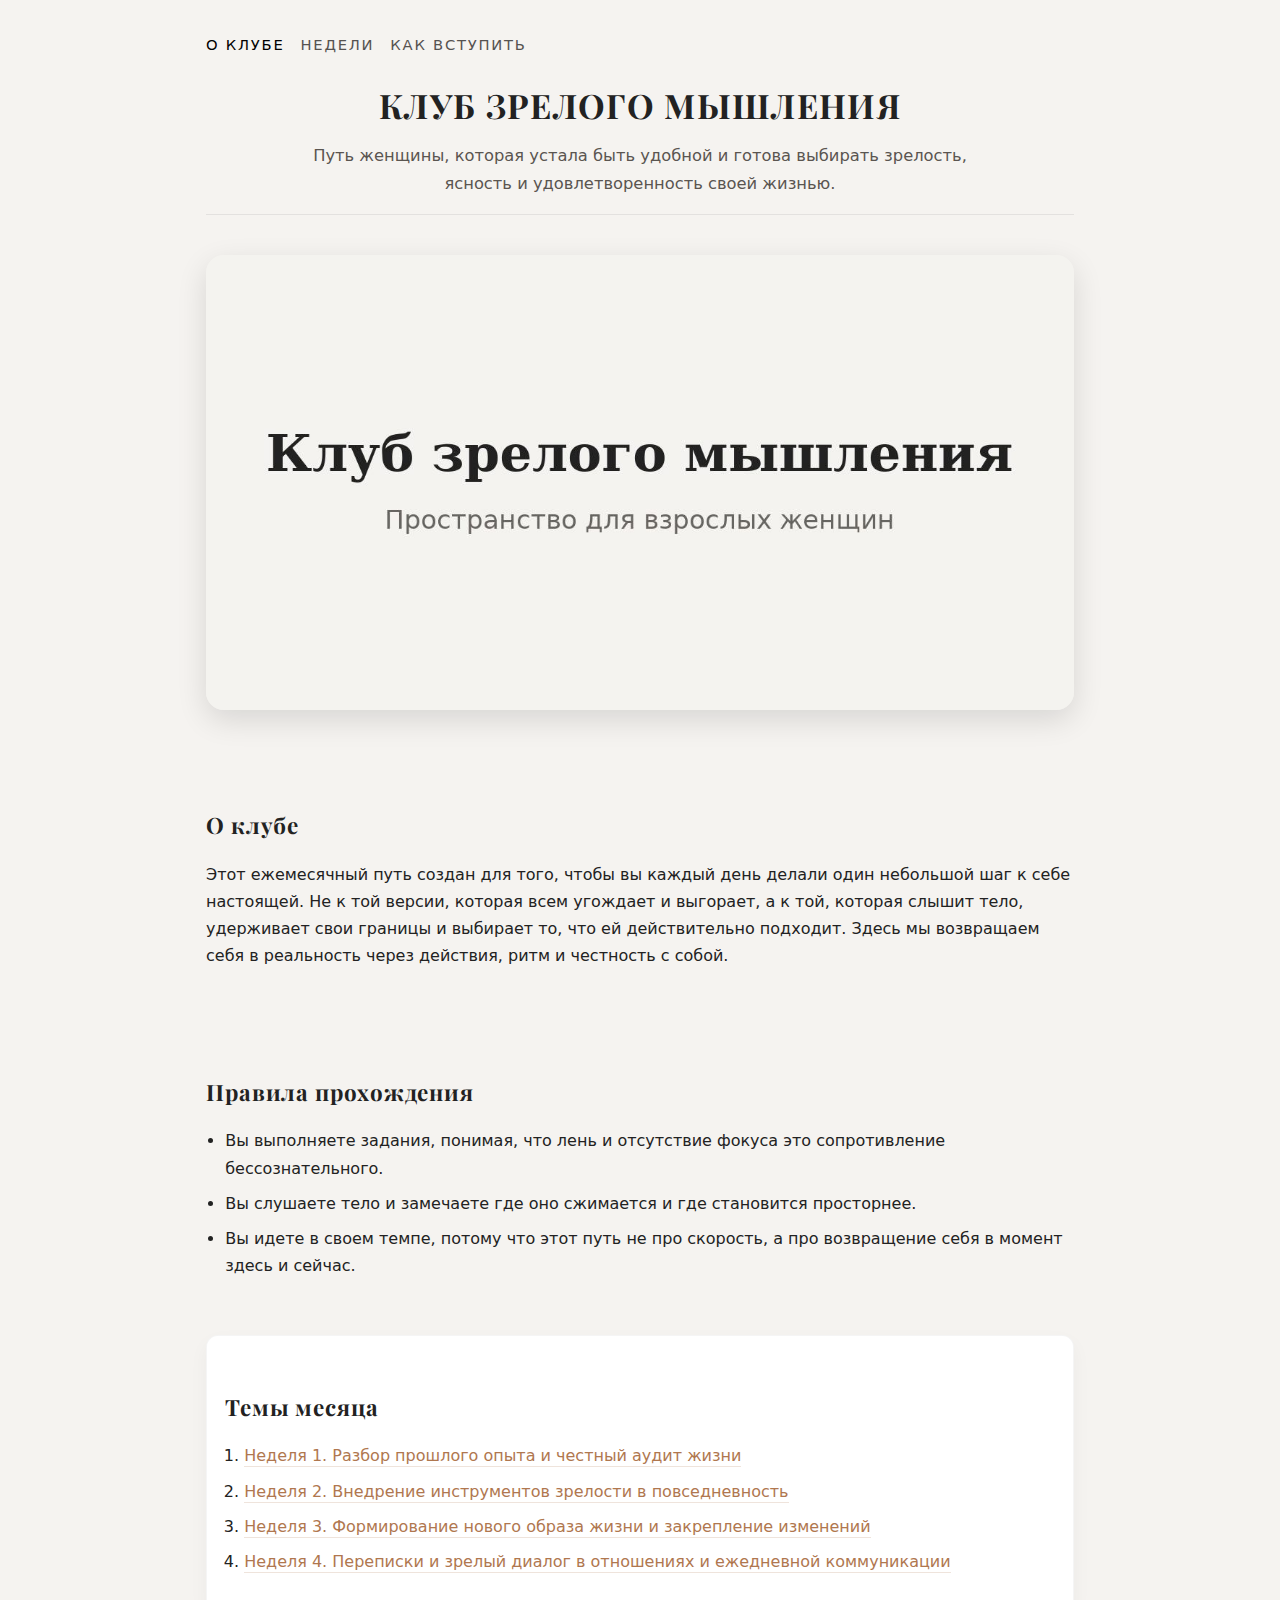
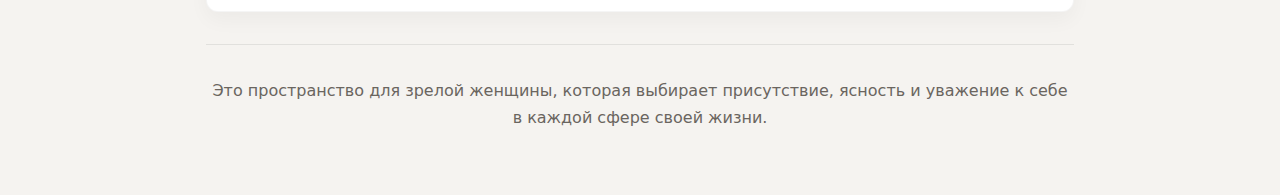
<file: index.html>
<!DOCTYPE html>
<html lang="ru">
<head>
  <meta charset="UTF-8">
  <title>КЛУБ «Зрелого мышления»</title>
  <link rel="preconnect" href="https://fonts.googleapis.com">
  <link rel="preconnect" href="https://fonts.gstatic.com" crossorigin>
  <link href="https://fonts.googleapis.com/css2?family=Playfair+Display:wght@500;600&display=swap" rel="stylesheet">
  <link rel="stylesheet" href="style.css">
</head>
<body>
  <div class="container">

    <nav class="top-nav">
      <a href="index.html" class="active">О клубе</a>
      <a href="week1.html">Недели</a>
      <a href="join.html">Как вступить</a>
    </nav>

    <header>
      <h1>Клуб зрелого мышления</h1>
      <p class="subtitle">
        Путь женщины, которая устала быть удобной и готова выбирать зрелость, ясность и удовлетворенность своей жизнью.
      </p>
    </header>

    <main>

      <section class="cover">
        <img src="cover-club.jpg" alt="Клуб зрелого мышления — обложка">
      </section>

      <section>
        <h2>О клубе</h2>
        <p>
          Этот ежемесячный путь создан для того, чтобы вы каждый день делали один небольшой шаг к себе настоящей.
          Не к той версии, которая всем угождает и выгорает, а к той, которая слышит тело, удерживает свои границы
          и выбирает то, что ей действительно подходит. Здесь мы возвращаем себя в реальность через действия,
          ритм и честность с собой.
        </p>
      </section>

      <section>
        <h2>Правила прохождения</h2>
        <ul>
          <li>Вы выполняете задания, понимая, что лень и отсутствие фокуса это сопротивление бессознательного.</li>
          <li>Вы слушаете тело и замечаете где оно сжимается и где становится просторнее.</li>
          <li>Вы идете в своем темпе, потому что этот путь не про скорость, а про возвращение себя в момент здесь и сейчас.</li>
        </ul>
      </section>

      <section class="topics">
        <h2>Темы месяца</h2>
        <ol>
          <li><a href="week1.html">Неделя 1. Разбор прошлого опыта и честный аудит жизни</a></li>
          <li><a href="week2.html">Неделя 2. Внедрение инструментов зрелости в повседневность</a></li>
          <li><a href="week3.html">Неделя 3. Формирование нового образа жизни и закрепление изменений</a></li>
          <li><a href="week4.html">Неделя 4. Переписки и зрелый диалог в отношениях и ежедневной коммуникации</a></li>
        </ol>
      </section>

    </main>

    <footer>
      <p>
        Это пространство для зрелой женщины, которая выбирает присутствие, ясность и уважение к себе в каждой сфере своей жизни.
      </p>
    </footer>
  </div>
</body>
</html>
</file>
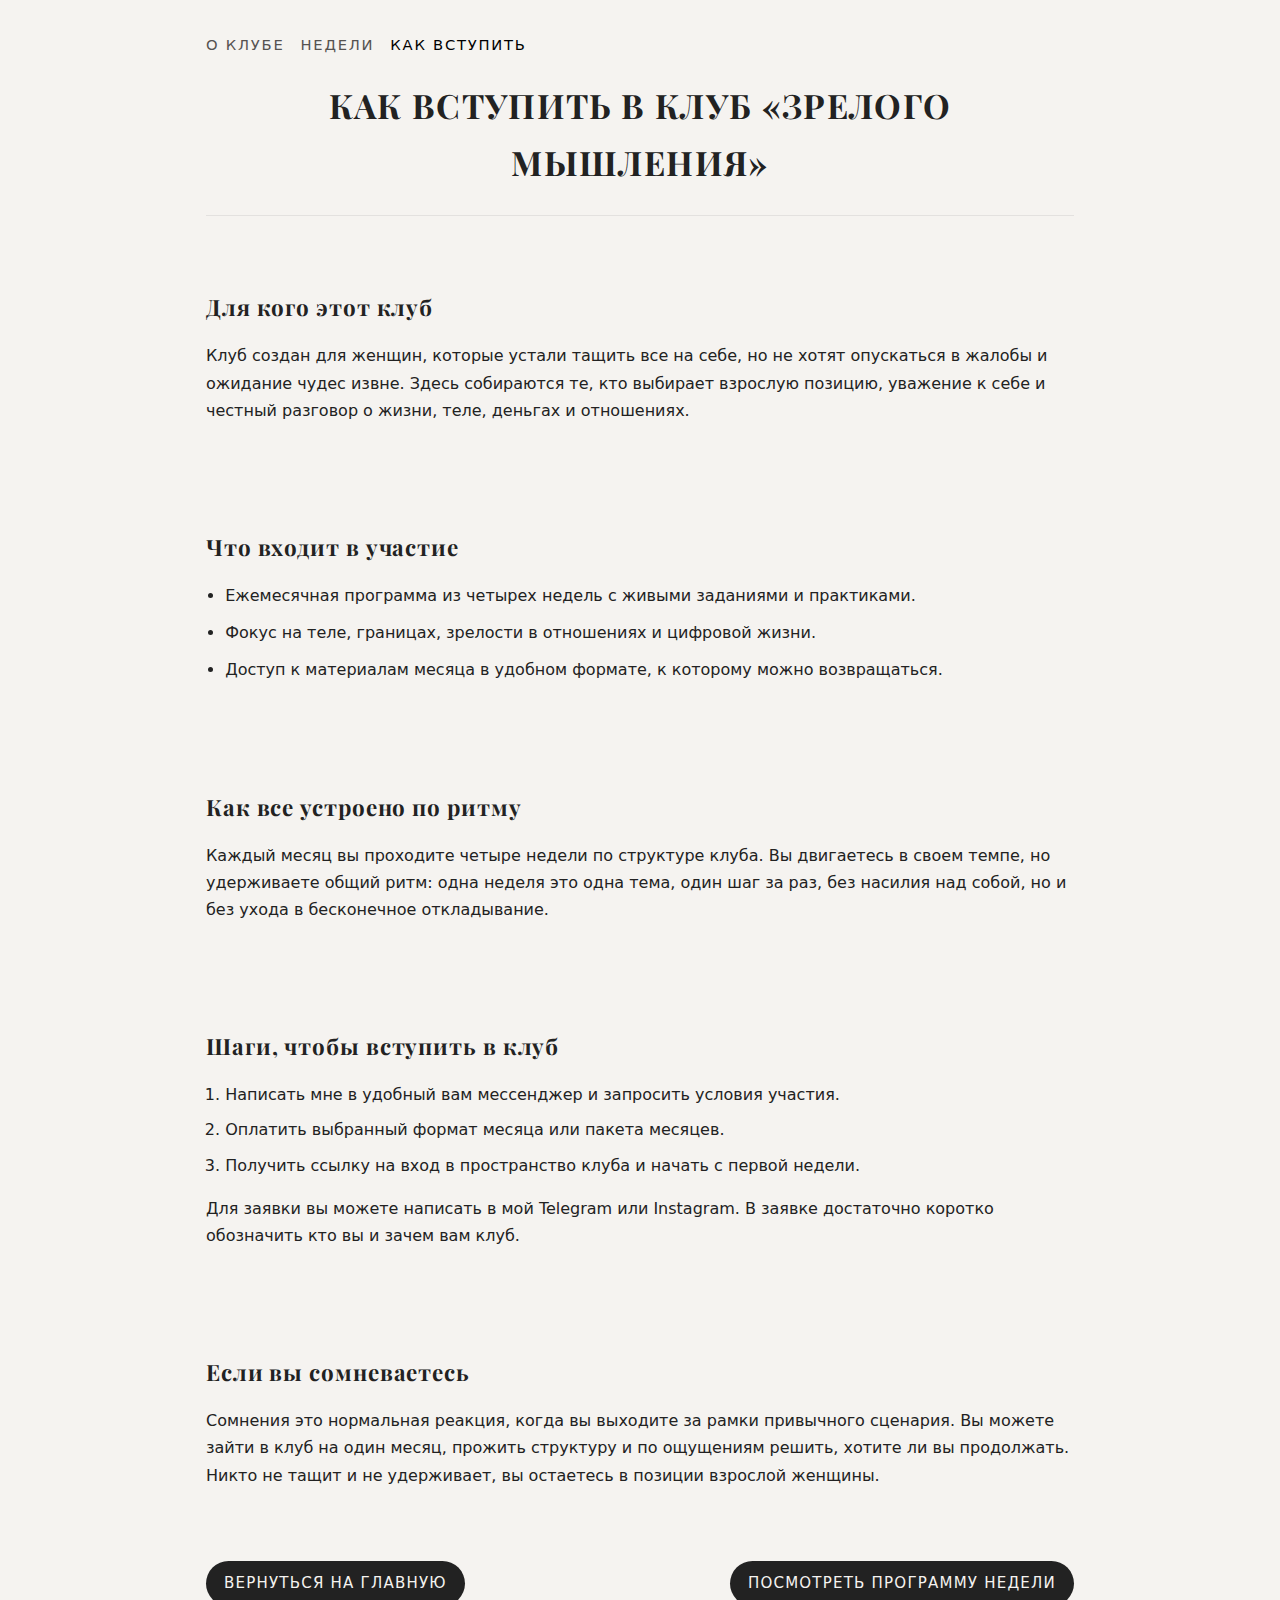
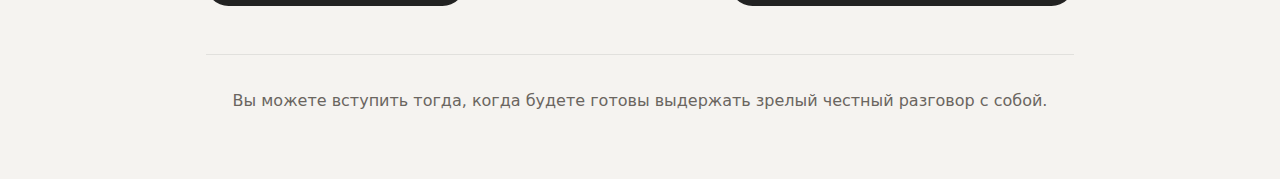
<file: join.html>
<!DOCTYPE html>
<html lang="ru">
<head>
  <meta charset="UTF-8">
  <title>Как вступить в клуб «Зрелого мышления»</title>
  <link rel="preconnect" href="https://fonts.googleapis.com">
  <link rel="preconnect" href="https://fonts.gstatic.com" crossorigin>
  <link href="https://fonts.googleapis.com/css2?family=Playfair+Display:wght@500;600&display=swap" rel="stylesheet">
  <link rel="stylesheet" href="style.css">
</head>
<body>
  <div class="container">

    <nav class="top-nav">
      <a href="index.html">О клубе</a>
      <a href="week1.html">Недели</a>
      <a href="join.html" class="active">Как вступить</a>
    </nav>

    <header>
      <h1>Как вступить в клуб «Зрелого мышления»</h1>
    </header>

    <main>
      <section>
        <h2>Для кого этот клуб</h2>
        <p>
          Клуб создан для женщин, которые устали тащить все на себе,
          но не хотят опускаться в жалобы и ожидание чудес извне.
          Здесь собираются те, кто выбирает взрослую позицию,
          уважение к себе и честный разговор о жизни, теле, деньгах и отношениях.
        </p>
      </section>

      <section>
        <h2>Что входит в участие</h2>
        <ul class="tasks-list">
          <li>Ежемесячная программа из четырех недель с живыми заданиями и практиками.</li>
          <li>Фокус на теле, границах, зрелости в отношениях и цифровой жизни.</li>
          <li>Доступ к материалам месяца в удобном формате, к которому можно возвращаться.</li>
        </ul>
      </section>

      <section>
        <h2>Как все устроено по ритму</h2>
        <p>
          Каждый месяц вы проходите четыре недели по структуре клуба.
          Вы двигаетесь в своем темпе, но удерживаете общий ритм:
          одна неделя это одна тема, один шаг за раз, без насилия над собой,
          но и без ухода в бесконечное откладывание.
        </p>
      </section>

      <section>
        <h2>Шаги, чтобы вступить в клуб</h2>
        <ol>
          <li>Написать мне в удобный вам мессенджер и запросить условия участия.</li>
          <li>Оплатить выбранный формат месяца или пакета месяцев.</li>
          <li>Получить ссылку на вход в пространство клуба и начать с первой недели.</li>
        </ol>
        <p>
          Для заявки вы можете написать в мой Telegram или Instagram.
          В заявке достаточно коротко обозначить кто вы и зачем вам клуб.
        </p>
      </section>

      <section>
        <h2>Если вы сомневаетесь</h2>
        <p>
          Сомнения это нормальная реакция, когда вы выходите за рамки привычного сценария.
          Вы можете зайти в клуб на один месяц, прожить структуру и по ощущениям решить,
          хотите ли вы продолжать. Никто не тащит и не удерживает, вы остаетесь в позиции взрослой женщины.
        </p>
      </section>

      <section class="nav-buttons">
        <a href="index.html">Вернуться на главную</a>
        <a href="week1.html">Посмотреть программу недели</a>
      </section>
    </main>

    <footer>
      <p>Вы можете вступить тогда, когда будете готовы выдержать зрелый честный разговор с собой.</p>
    </footer>

  </div>
</body>
</html>
</file>
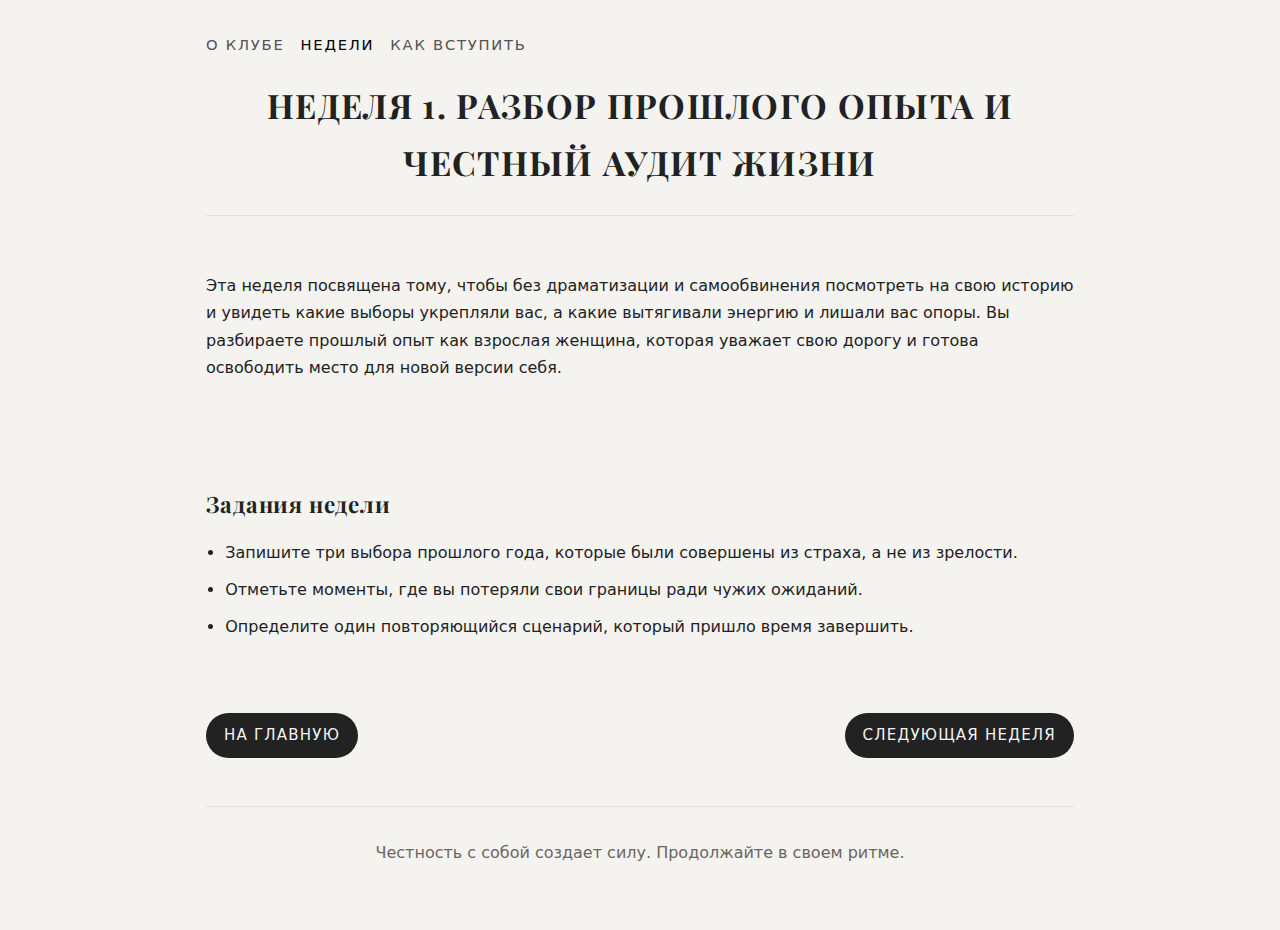
<file: week1.html>
<!DOCTYPE html>
<html lang="ru">
<head>
  <meta charset="UTF-8">
  <title>Неделя 1 — Разбор прошлого опыта</title>
  <link rel="preconnect" href="https://fonts.googleapis.com">
  <link rel="preconnect" href="https://fonts.gstatic.com" crossorigin>
  <link href="https://fonts.googleapis.com/css2?family=Playfair+Display:wght@500;600&display=swap" rel="stylesheet">
  <link rel="stylesheet" href="style.css">
</head>
<body>
  <div class="container">

    <nav class="top-nav">
      <a href="index.html">О клубе</a>
      <a href="week1.html" class="active">Недели</a>
      <a href="join.html">Как вступить</a>
    </nav>

    <header>
      <h1>Неделя 1. Разбор прошлого опыта и честный аудит жизни</h1>
    </header>

    <main>
      <section>
        <p>
          Эта неделя посвящена тому, чтобы без драматизации и самообвинения посмотреть на свою историю
          и увидеть какие выборы укрепляли вас, а какие вытягивали энергию и лишали вас опоры.
          Вы разбираете прошлый опыт как взрослая женщина, которая уважает свою дорогу
          и готова освободить место для новой версии себя.
        </p>
      </section>

      <section>
        <h2>Задания недели</h2>
        <ul class="tasks-list">
          <li>Запишите три выбора прошлого года, которые были совершены из страха, а не из зрелости.</li>
          <li>Отметьте моменты, где вы потеряли свои границы ради чужих ожиданий.</li>
          <li>Определите один повторяющийся сценарий, который пришло время завершить.</li>
        </ul>
      </section>

      <section class="nav-buttons">
        <a href="index.html">На главную</a>
        <a href="week2.html">Следующая неделя</a>
      </section>
    </main>

    <footer>
      <p>Честность с собой создает силу. Продолжайте в своем ритме.</p>
    </footer>
  </div>
</body>
</html>
</file>
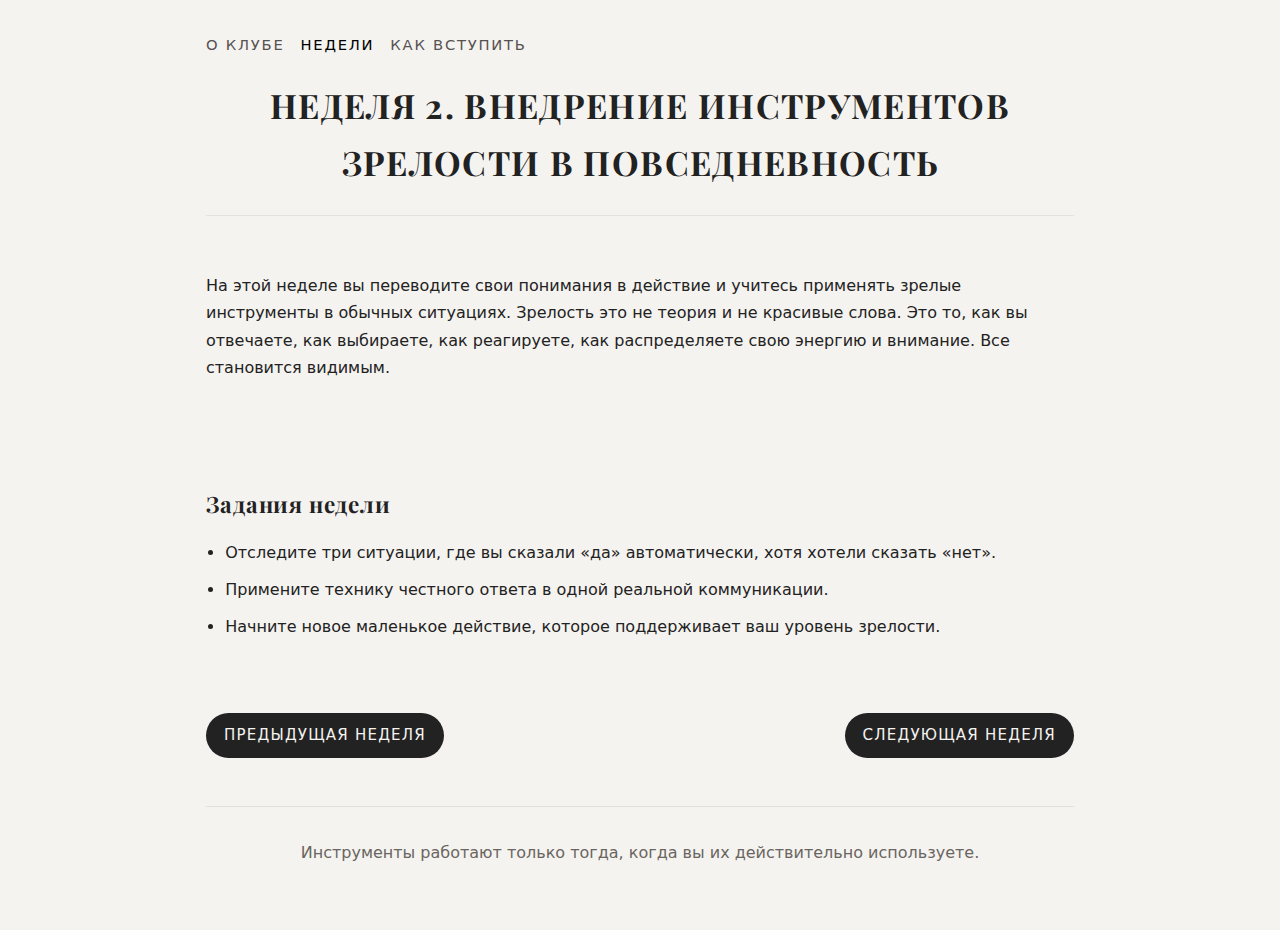
<file: week2.html>
<!DOCTYPE html>
<html lang="ru">
<head>
  <meta charset="UTF-8">
  <title>Неделя 2 — Инструменты зрелости</title>
  <link rel="preconnect" href="https://fonts.googleapis.com">
  <link rel="preconnect" href="https://fonts.gstatic.com" crossorigin>
  <link href="https://fonts.googleapis.com/css2?family=Playfair+Display:wght@500;600&display=swap" rel="stylesheet">
  <link rel="stylesheet" href="style.css">
</head>
<body>
  <div class="container">

    <nav class="top-nav">
      <a href="index.html">О клубе</a>
      <a href="week1.html" class="active">Недели</a>
      <a href="join.html">Как вступить</a>
    </nav>

    <header>
      <h1>Неделя 2. Внедрение инструментов зрелости в повседневность</h1>
    </header>

    <main>
      <section>
        <p>
          На этой неделе вы переводите свои понимания в действие и учитесь применять зрелые инструменты
          в обычных ситуациях. Зрелость это не теория и не красивые слова.
          Это то, как вы отвечаете, как выбираете, как реагируете,
          как распределяете свою энергию и внимание. Все становится видимым.
        </p>
      </section>

      <section>
        <h2>Задания недели</h2>
        <ul class="tasks-list">
          <li>Отследите три ситуации, где вы сказали «да» автоматически, хотя хотели сказать «нет».</li>
          <li>Примените технику честного ответа в одной реальной коммуникации.</li>
          <li>Начните новое маленькое действие, которое поддерживает ваш уровень зрелости.</li>
        </ul>
      </section>

      <section class="nav-buttons">
        <a href="week1.html">Предыдущая неделя</a>
        <a href="week3.html">Следующая неделя</a>
      </section>
    </main>

    <footer>
      <p>Инструменты работают только тогда, когда вы их действительно используете.</p>
    </footer>
  </div>
</body>
</html>
</file>
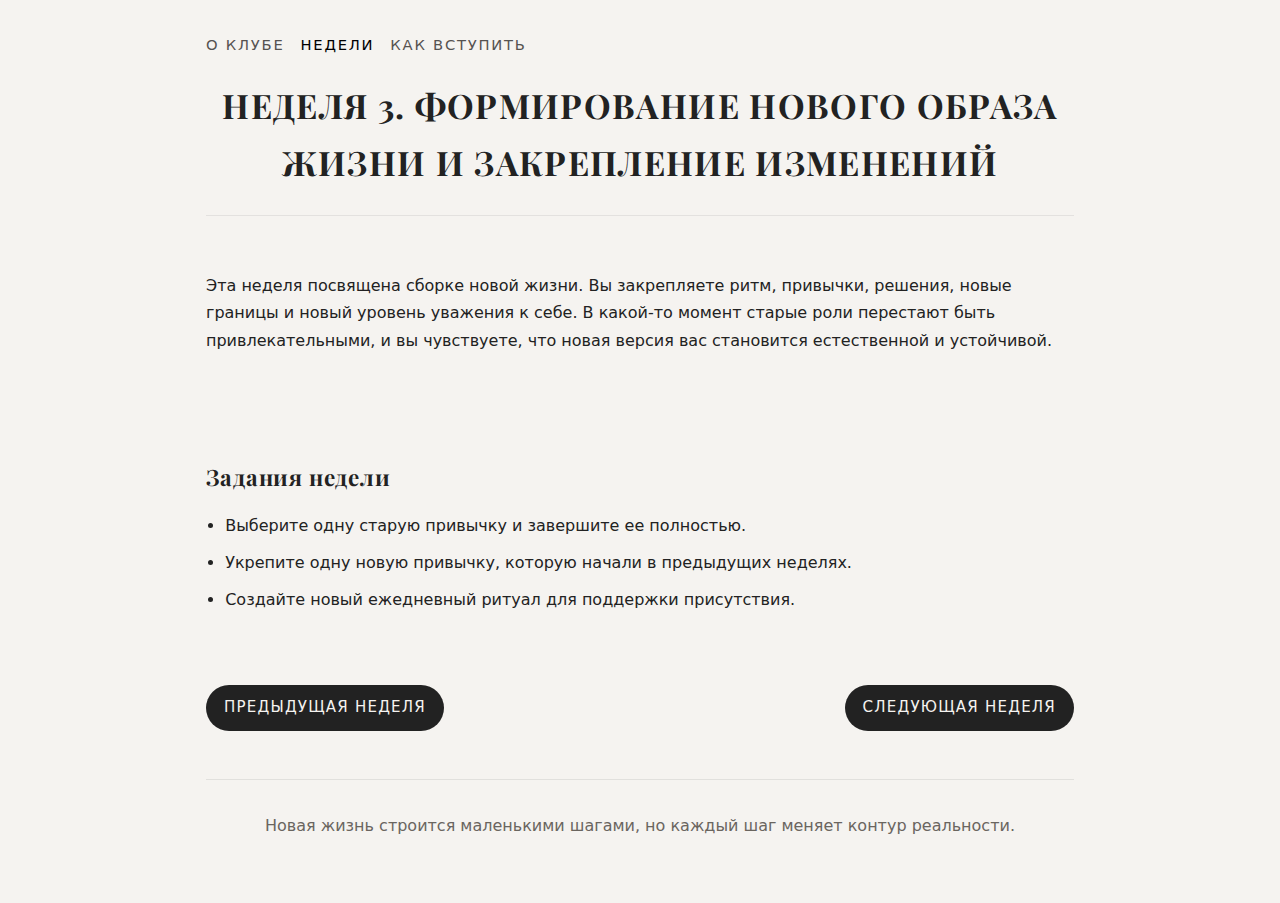
<file: week3.html>
<!DOCTYPE html>
<html lang="ru">
<head>
  <meta charset="UTF-8">
  <title>Неделя 3 — Новый образ жизни</title>
  <link rel="preconnect" href="https://fonts.googleapis.com">
  <link rel="preconnect" href="https://fonts.gstatic.com" crossorigin>
  <link href="https://fonts.googleapis.com/css2?family=Playfair+Display:wght@500;600&display=swap" rel="stylesheet">
  <link rel="stylesheet" href="style.css">
</head>
<body>
  <div class="container">

    <nav class="top-nav">
      <a href="index.html">О клубе</a>
      <a href="week1.html" class="active">Недели</a>
      <a href="join.html">Как вступить</a>
    </nav>

    <header>
      <h1>Неделя 3. Формирование нового образа жизни и закрепление изменений</h1>
    </header>

    <main>
      <section>
        <p>
          Эта неделя посвящена сборке новой жизни. Вы закрепляете ритм, привычки, решения,
          новые границы и новый уровень уважения к себе.
          В какой-то момент старые роли перестают быть привлекательными,
          и вы чувствуете, что новая версия вас становится естественной и устойчивой.
        </p>
      </section>

      <section>
        <h2>Задания недели</h2>
        <ul class="tasks-list">
          <li>Выберите одну старую привычку и завершите ее полностью.</li>
          <li>Укрепите одну новую привычку, которую начали в предыдущих неделях.</li>
          <li>Создайте новый ежедневный ритуал для поддержки присутствия.</li>
        </ul>
      </section>

      <section class="nav-buttons">
        <a href="week2.html">Предыдущая неделя</a>
        <a href="week4.html">Следующая неделя</a>
      </section>
    </main>

    <footer>
      <p>Новая жизнь строится маленькими шагами, но каждый шаг меняет контур реальности.</p>
    </footer>
  </div>
</body>
</html>
</file>
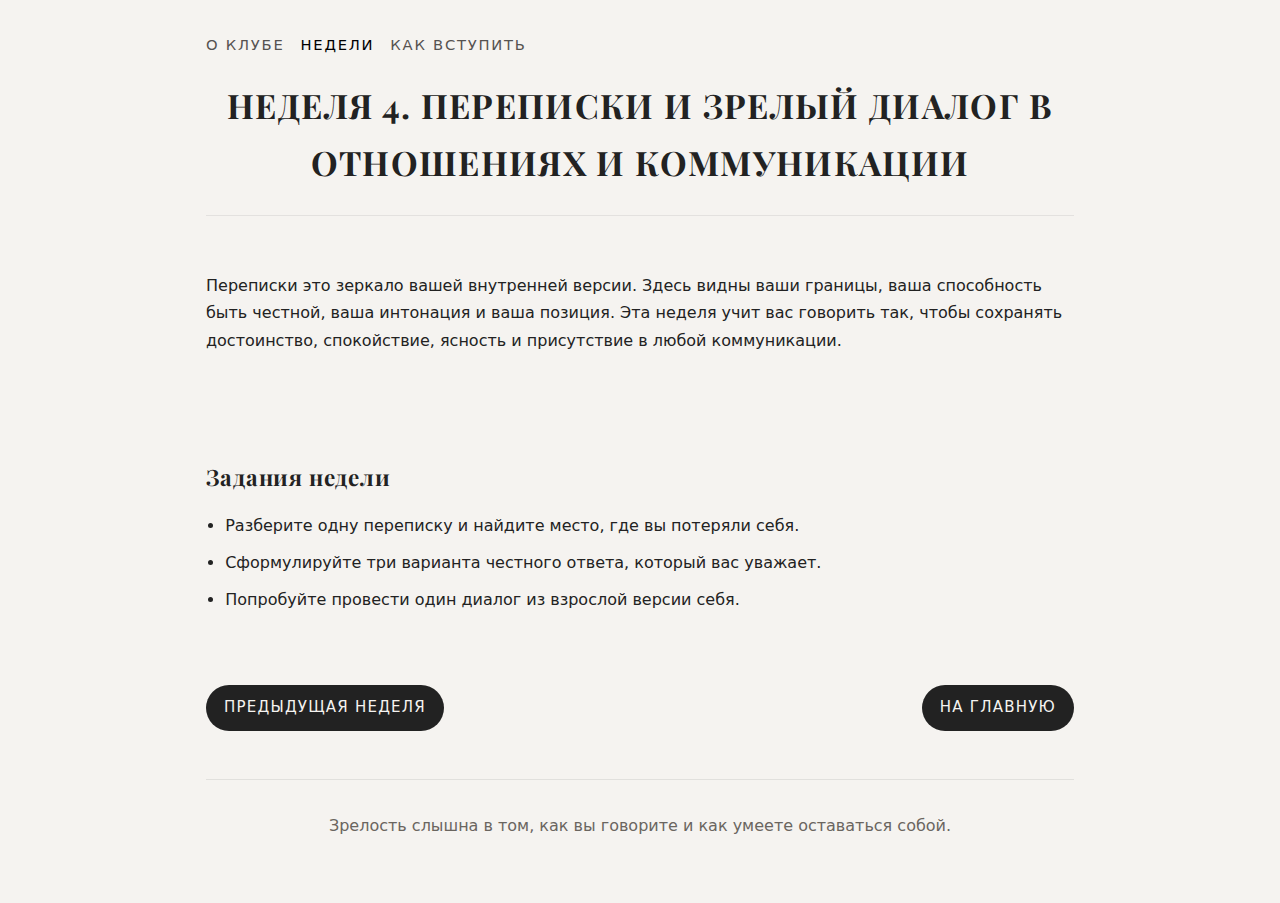
<file: week4.html>
<!DOCTYPE html>
<html lang="ru">
<head>
  <meta charset="UTF-8">
  <title>Неделя 4 — Переписки и диалог</title>
  <link rel="preconnect" href="https://fonts.googleapis.com">
  <link rel="preconnect" href="https://fonts.gstatic.com" crossorigin>
  <link href="https://fonts.googleapis.com/css2?family=Playfair+Display:wght@500;600&display=swap" rel="stylesheet">
  <link rel="stylesheet" href="style.css">
</head>
<body>
  <div class="container">

    <nav class="top-nav">
      <a href="index.html">О клубе</a>
      <a href="week1.html" class="active">Недели</a>
      <a href="join.html">Как вступить</a>
    </nav>

    <header>
      <h1>Неделя 4. Переписки и зрелый диалог в отношениях и коммуникации</h1>
    </header>

    <main>
      <section>
        <p>
          Переписки это зеркало вашей внутренней версии. Здесь видны ваши границы,
          ваша способность быть честной, ваша интонация и ваша позиция.
          Эта неделя учит вас говорить так, чтобы сохранять достоинство,
          спокойствие, ясность и присутствие в любой коммуникации.
        </p>
      </section>

      <section>
        <h2>Задания недели</h2>
        <ul class="tasks-list">
          <li>Разберите одну переписку и найдите место, где вы потеряли себя.</li>
          <li>Сформулируйте три варианта честного ответа, который вас уважает.</li>
          <li>Попробуйте провести один диалог из взрослой версии себя.</li>
        </ul>
      </section>

      <section class="nav-buttons">
        <a href="week3.html">Предыдущая неделя</a>
        <a href="index.html">На главную</a>
      </section>
    </main>

    <footer>
      <p>Зрелость слышна в том, как вы говорите и как умеете оставаться собой.</p>
    </footer>
  </div>
</body>
</html>
</file>
<file: style.css>
* {
  box-sizing: border-box;
}

body {
  margin: 0;
  padding: 0;
  font-family: -apple-system, BlinkMacSystemFont, system-ui, "Segoe UI", sans-serif;
  background-color: #f5f3f0;
  color: #222222;
  line-height: 1.7;
}

.container {
  max-width: 900px;
  margin: 0 auto;
  padding: 32px 16px 48px 16px;
}

h1, h2, h3 {
  font-family: "Playfair Display", "Georgia", serif;
  letter-spacing: 0.04em;
  margin-top: 0;
}

h1 {
  font-size: 2.1rem;
  text-transform: uppercase;
  text-align: center;
  margin-bottom: 8px;
}

h2 {
  font-size: 1.4rem;
  margin-top: 32px;
  margin-bottom: 12px;
}

p {
  margin-bottom: 16px;
  font-size: 1rem;
}

header {
  margin-bottom: 24px;
  padding-bottom: 16px;
  border-bottom: 1px solid rgba(0, 0, 0, 0.07);
}

.subtitle {
  text-align: center;
  font-size: 1.02rem;
  color: #5a5550;
  max-width: 680px;
  margin: 0 auto;
}

.cover {
  margin: 16px 0 24px 0;
  text-align: center;
}

.cover img {
  max-width: 100%;
  border-radius: 18px;
  box-shadow: 0 10px 30px rgba(0, 0, 0, 0.12);
}

section {
  margin-bottom: 24px;
  padding: 16px 0;
}

ul, ol {
  padding-left: 1.2rem;
  margin-bottom: 16px;
}

li {
  margin-bottom: 8px;
}

.topics {
  background-color: #ffffff;
  border-radius: 12px;
  padding: 20px 18px;
  box-shadow: 0 8px 20px rgba(0, 0, 0, 0.04);
  border: 1px solid rgba(0, 0, 0, 0.04);
}

a {
  color: #b0774f;
  text-decoration: none;
  border-bottom: 1px solid rgba(176, 119, 79, 0.2);
  padding-bottom: 1px;
}

a:hover {
  border-bottom-color: rgba(176, 119, 79, 0.9);
}

footer {
  margin-top: 32px;
  padding-top: 16px;
  border-top: 1px solid rgba(0, 0, 0, 0.08);
  font-size: 0.92rem;
  color: #6a655f;
  text-align: center;
}

.nav-buttons {
  display: flex;
  justify-content: space-between;
  gap: 8px;
  margin-top: 24px;
}

.nav-buttons a {
  display: inline-block;
  padding: 10px 18px;
  border-radius: 999px;
  border: none;
  background-color: #222222;
  color: #f5f3f0;
  text-decoration: none;
  font-size: 0.94rem;
  text-transform: uppercase;
  letter-spacing: 0.08em;
  border-bottom: none;
}

.nav-buttons a:hover {
  background-color: #b0774f;
  color: #f5f3f0;
}

.tasks-list li {
  margin-bottom: 10px;
}

/* top navigation */
.top-nav {
  display: flex;
  gap: 16px;
  align-items: center;
  margin-bottom: 20px;
  font-size: 0.92rem;
  text-transform: uppercase;
  letter-spacing: 0.12em;
}

.top-nav a {
  border-bottom: none;
  color: #555250;
  padding-bottom: 0;
}

.top-nav a.active {
  color: #000000;
}

.top-nav a:hover {
  color: #b0774f;
}

/* Mobile tweaks */
@media (max-width: 600px) {
  .container {
    padding: 20px 14px 32px 14px;
  }

  h1 {
    font-size: 1.5rem;
    line-height: 1.2;
  }

  h2 {
    font-size: 1.2rem;
  }

  p, li {
    font-size: 0.98rem;
  }

  .topics {
    padding: 16px 14px;
  }

  .nav-buttons {
    flex-direction: column;
    align-items: stretch;
  }

  .nav-buttons a {
    text-align: center;
    padding: 9px 14px;
  }

  .top-nav {
    flex-wrap: wrap;
    row-gap: 8px;
  }
}
</file>
